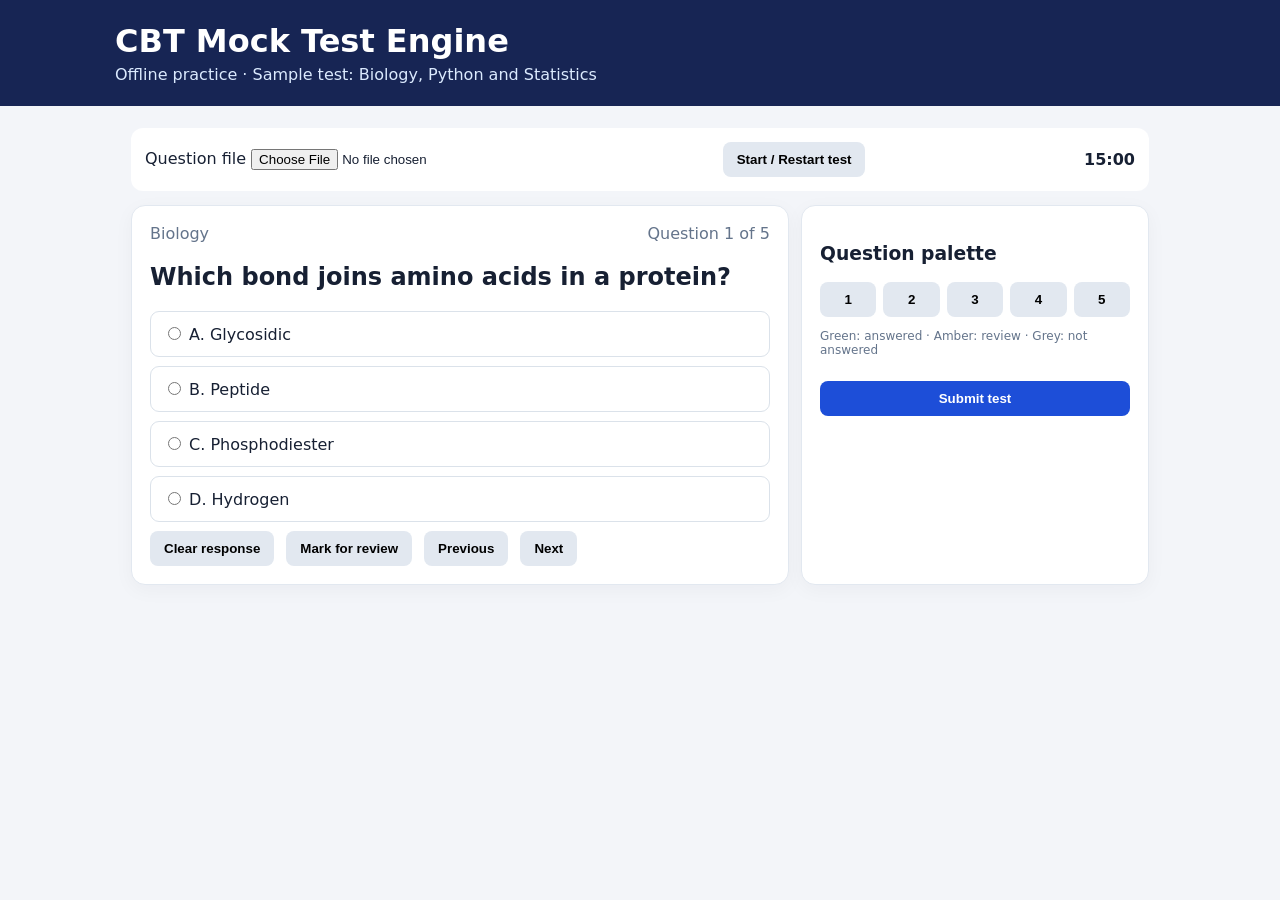
<file: section-a/cbt-mock-test/index.html>
<!doctype html><html lang="en"><head><meta charset="utf-8"><meta name="viewport" content="width=device-width,initial-scale=1"><title>CBT Mock Test Engine</title><link rel="stylesheet" href="style.css"></head>
<body><header><h1>CBT Mock Test Engine</h1><p>Offline practice · Sample test: Biology, Python and Statistics</p></header>
<main id="app">
<section class="toolbar"><label>Question file <input id="file" type="file" accept=".json,application/json"></label><button id="start">Start / Restart test</button><strong id="timer">15:00</strong></section>
<section class="layout"><article class="panel"><div class="meta"><span id="subject">Subject</span><span id="progress">Q 1</span></div><h2 id="question">Load or start the sample test</h2><div id="options"></div><div class="actions"><button id="clear">Clear response</button><button id="mark">Mark for review</button><button id="prev">Previous</button><button id="next">Next</button></div></article>
<aside class="panel"><h3>Question palette</h3><div id="palette" class="palette"></div><p class="legend">Green: answered · Amber: review · Grey: not answered</p><button id="submit" class="primary">Submit test</button></aside></section>
<section id="result" class="panel hidden"></section></main><script src="app.js"></script></body></html>
</file>
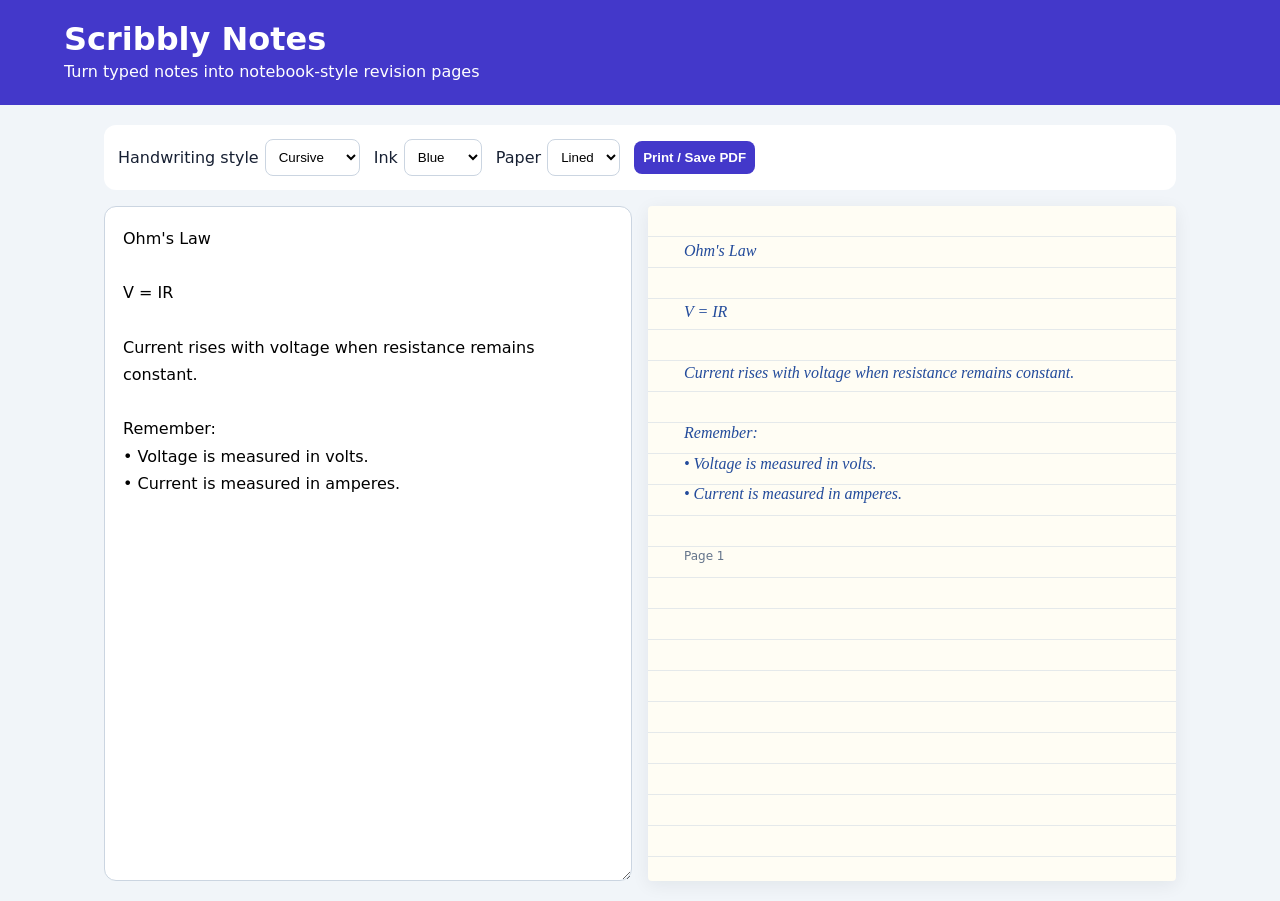
<file: section-a/scribbly-notes/index.html>
<!doctype html><html lang="en"><head><meta charset="utf-8"><meta name="viewport" content="width=device-width,initial-scale=1"><title>Scribbly Notes</title><link rel="stylesheet" href="style.css"></head><body><header><h1>Scribbly Notes</h1><p>Turn typed notes into notebook-style revision pages</p></header><main><section class="controls"><label>Handwriting style <select id="font"><option value="cursive">Cursive</option><option value="rounded">Rounded</option><option value="neat">Neat</option></select></label><label>Ink <select id="ink"><option value="#234b9b">Blue</option><option value="#202020">Black</option><option value="#a32945">Red</option><option value="#28734c">Green</option></select></label><label>Paper <select id="paper"><option value="lined">Lined</option><option value="grid">Grid</option><option value="plain">Plain</option></select></label><button onclick="window.print()">Print / Save PDF</button></section><div class="workspace"><textarea id="notes" placeholder="Type your study notes here...">Ohm's Law

V = IR

Current rises with voltage when resistance remains constant.

Remember:
• Voltage is measured in volts.
• Current is measured in amperes.</textarea><section id="preview" class="pages"></section></div></main><script src="app.js"></script></body></html>
</file>
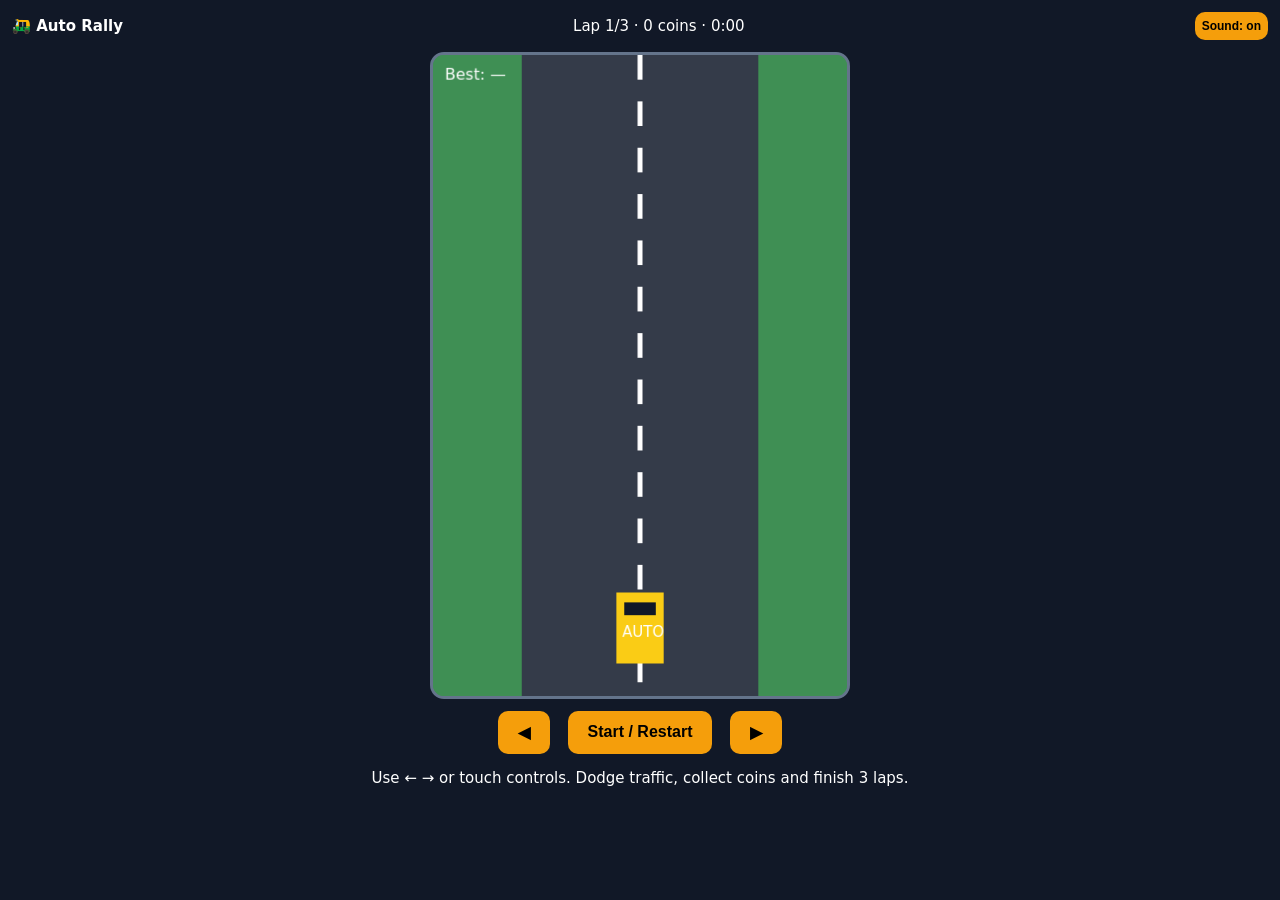
<file: section-b/auto-rally/index.html>
<!doctype html><html lang="en"><head><meta charset="utf-8"><meta name="viewport" content="width=device-width,initial-scale=1,maximum-scale=1,user-scalable=no"><meta name="theme-color" content="#111827"><link rel="manifest" href="manifest.json"><title>Auto Rally</title><link rel="stylesheet" href="style.css"></head><body><header><b>🛺 Auto Rally</b><span id="stats">Lap 1/3 · 0 coins · 0:00</span><button id="mute">Sound: on</button></header><canvas id="game" width="420" height="650"></canvas><nav><button data-dir="left">◀</button><button id="start">Start / Restart</button><button data-dir="right">▶</button></nav><p>Use ← → or touch controls. Dodge traffic, collect coins and finish 3 laps.</p><script src="app.js"></script><script>if('serviceWorker'in navigator)navigator.serviceWorker.register('sw.js')</script></body></html>
</file>
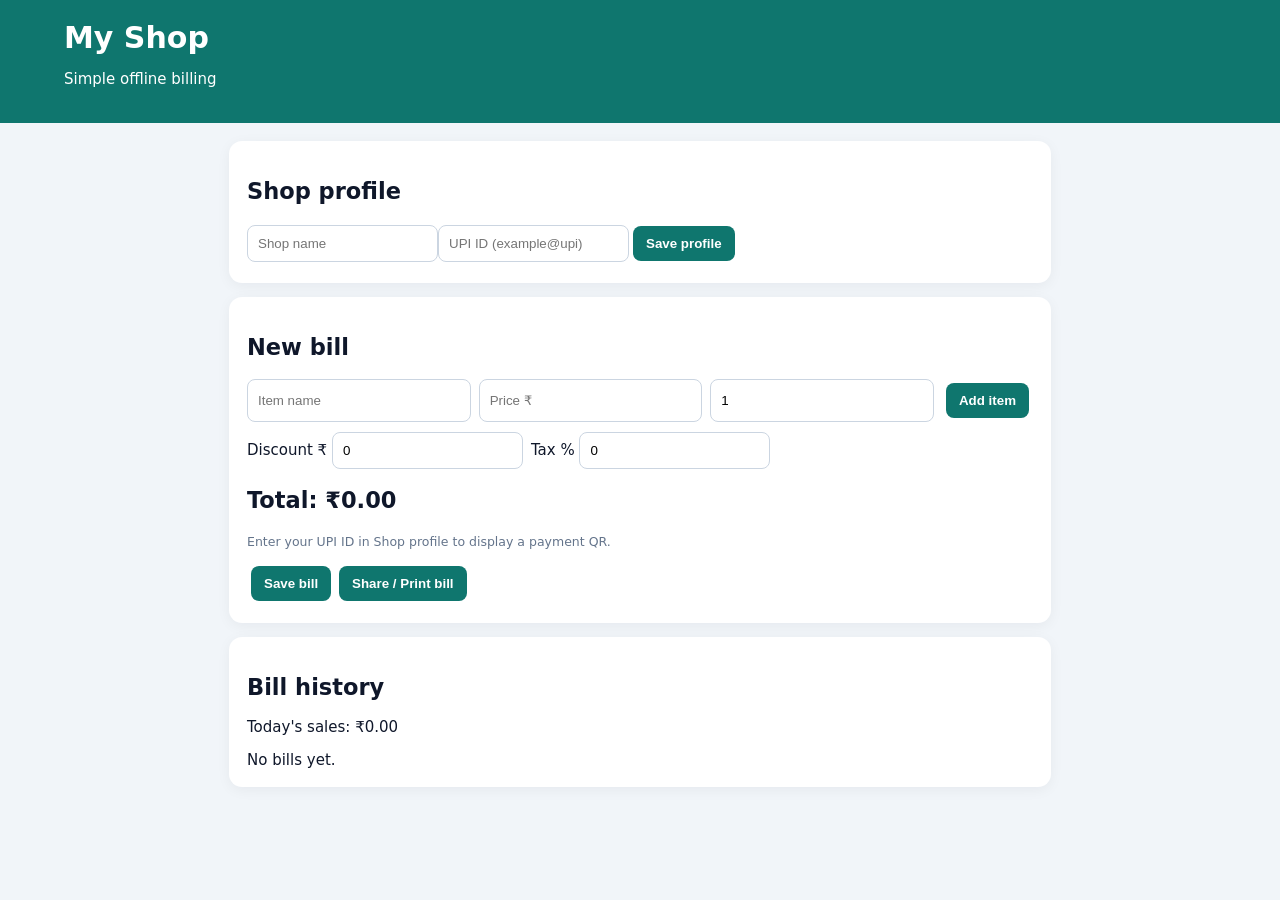
<file: section-b/bill-book/index.html>
<!doctype html><html lang="en"><head><meta charset="utf-8"><meta name="viewport" content="width=device-width,initial-scale=1"><meta name="theme-color" content="#0f766e"><link rel="manifest" href="manifest.json"><title>Bill Book</title><link rel="stylesheet" href="style.css"></head><body><header><h1 id="shopTitle">My Shop</h1><p>Simple offline billing</p></header><main><section class="panel"><h2>Shop profile</h2><input id="shop" placeholder="Shop name"><input id="upi" placeholder="UPI ID (example@upi)"><button id="saveShop">Save profile</button></section><section class="panel"><h2>New bill</h2><div class="row"><input id="item" placeholder="Item name"><input id="price" type="number" min="0" placeholder="Price ₹"><input id="qty" type="number" min="1" value="1" placeholder="Qty"><button id="add">Add item</button></div><div id="items"></div><div class="row"><label>Discount ₹ <input id="discount" type="number" min="0" value="0"></label><label>Tax % <input id="tax" type="number" min="0" value="0"></label></div><h2 id="total">Total: ₹0.00</h2><div id="qr"></div><button id="make">Save bill</button><button id="share">Share / Print bill</button></section><section class="panel"><h2>Bill history</h2><p id="daily"></p><div id="history"></div></section></main><script src="app.js"></script><script>if('serviceWorker'in navigator)navigator.serviceWorker.register('sw.js')</script></body></html>
</file>
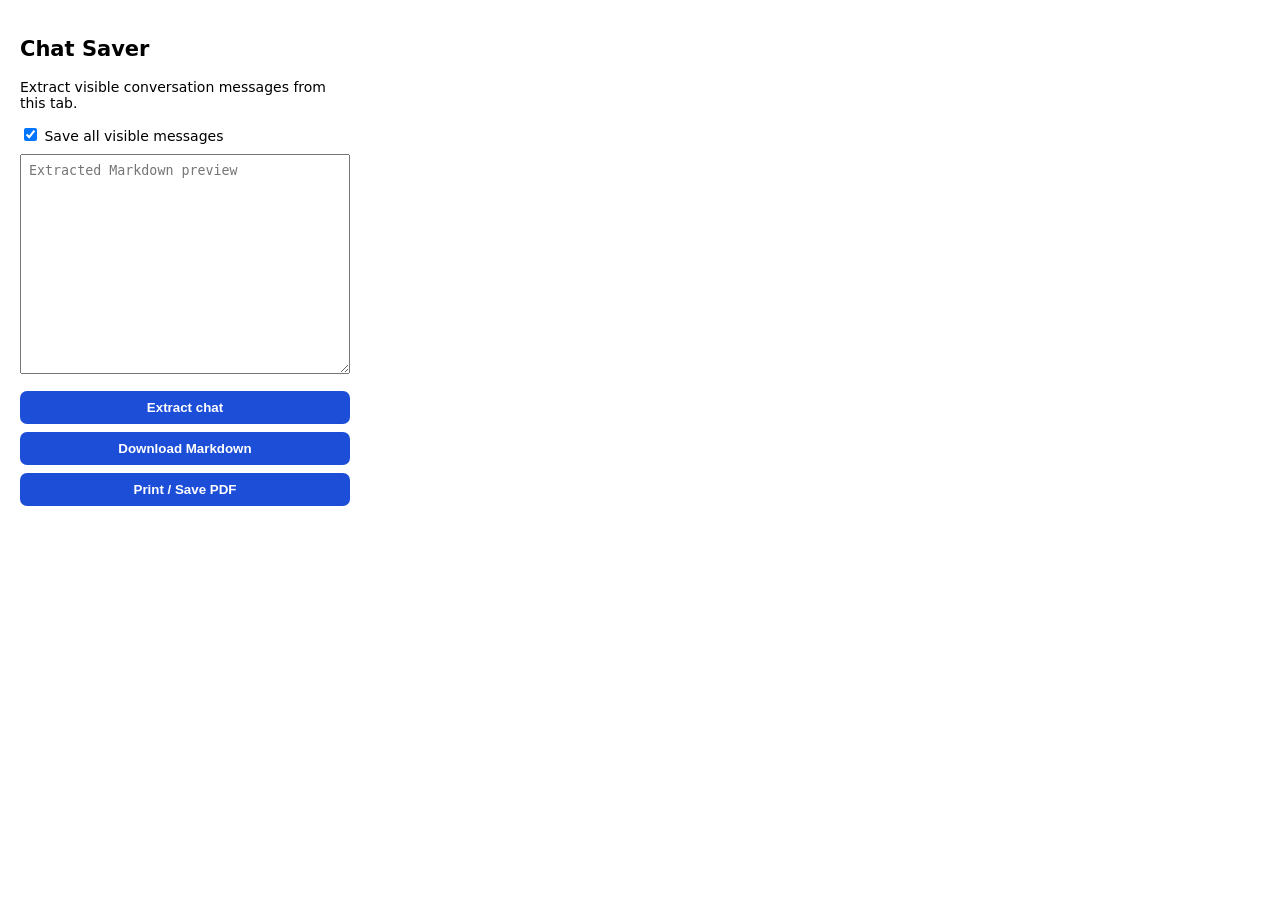
<file: section-c/chat-saver/popup.html>
<!doctype html><html><head><meta charset="utf-8"><link rel="stylesheet" href="popup.css"></head><body><h2>Chat Saver</h2><p>Extract visible conversation messages from this tab.</p><label><input type="checkbox" id="all" checked> Save all visible messages</label><textarea id="md" placeholder="Extracted Markdown preview"></textarea><button id="extract">Extract chat</button><button id="markdown">Download Markdown</button><button id="pdf">Print / Save PDF</button><script src="popup.js"></script></body></html>
</file>
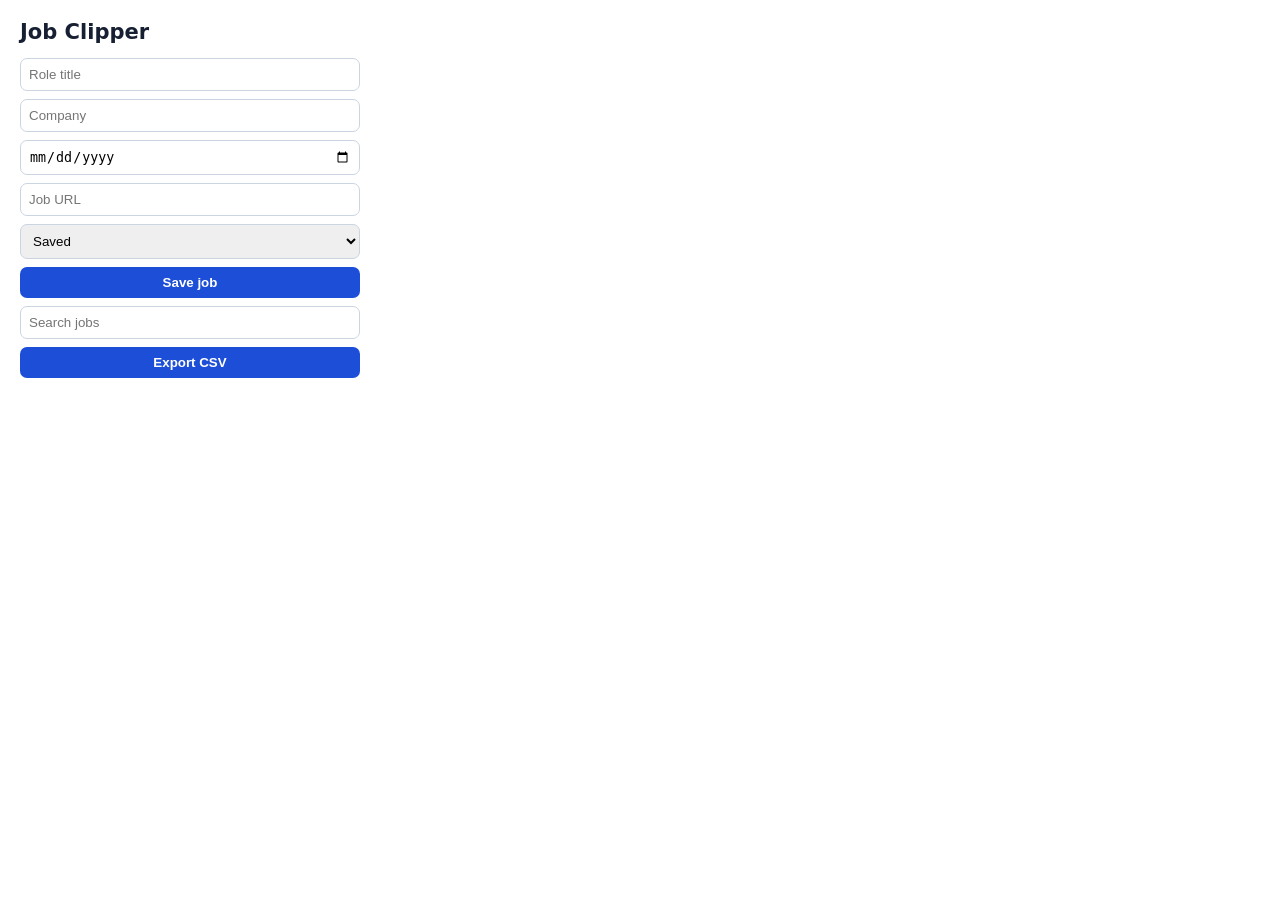
<file: section-c/job-clipper/popup.html>
<!doctype html><html><head><meta charset="utf-8"><link rel="stylesheet" href="popup.css"></head><body><h2>Job Clipper</h2><form id="form"><input id="title" placeholder="Role title" required><input id="company" placeholder="Company"><input id="deadline" type="date"><input id="url" placeholder="Job URL"><select id="stage"><option>Saved</option><option>Applied</option><option>Interview</option><option>Result</option></select><button>Save job</button></form><input id="search" placeholder="Search jobs"><div id="board"></div><button id="csv">Export CSV</button><script src="popup.js"></script></body></html>
</file>
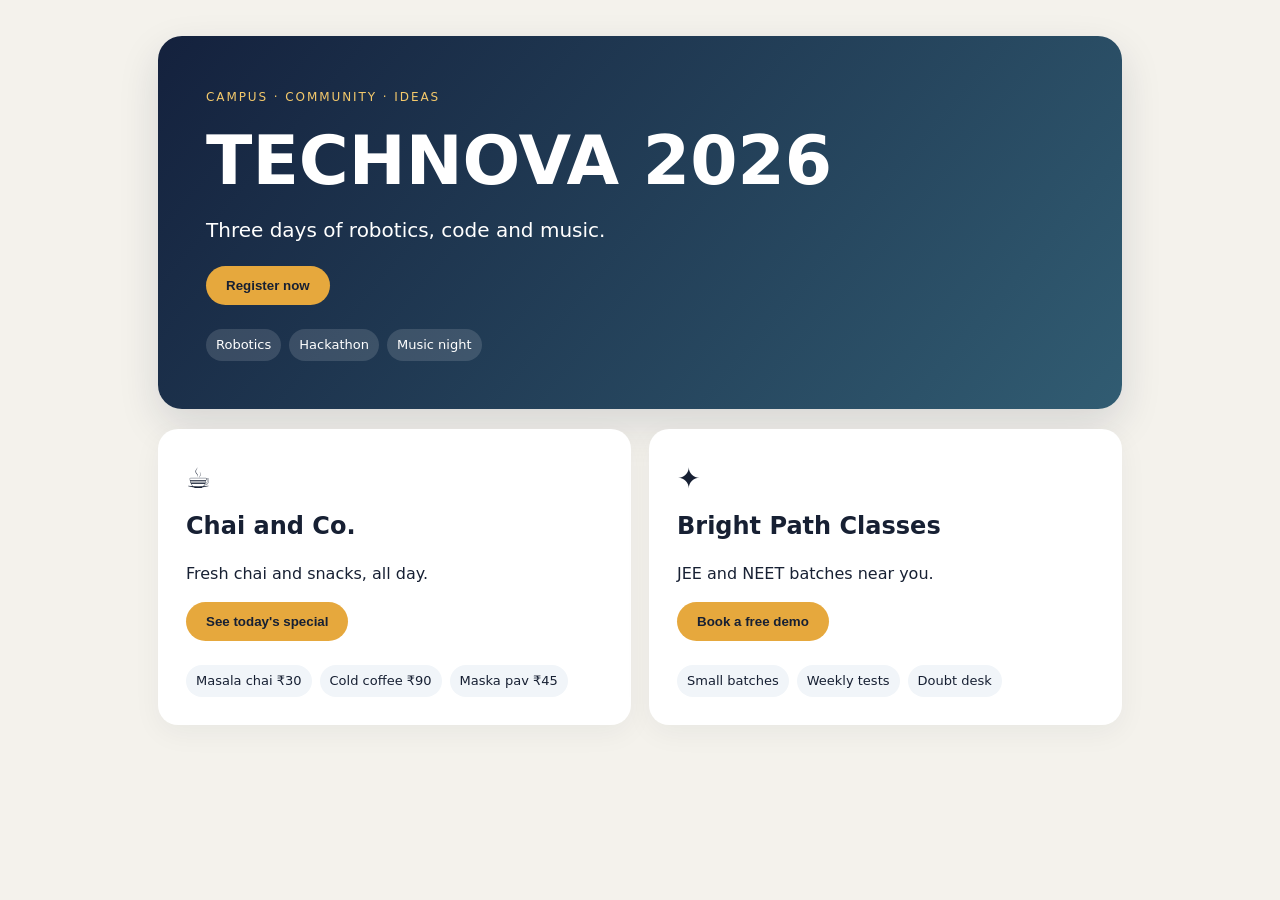
<file: section-d/same-page-new-design/after.html>
<!doctype html><html lang="en"><head><meta charset="utf-8"><meta name="viewport" content="width=device-width,initial-scale=1"><title>Campus Community</title><link rel="stylesheet" href="after.css"></head><body><main><section class="hero"><span class="eyebrow">CAMPUS · COMMUNITY · IDEAS</span><h1>TECHNOVA 2026</h1><p>Three days of robotics, code and music.</p><button>Register now</button><div class="tags"><span>Robotics</span><span>Hackathon</span><span>Music night</span></div></section><section class="cards"><article><div class="icon">☕</div><h2>Chai and Co.</h2><p>Fresh chai and snacks, all day.</p><button>See today's special</button><div class="tags"><span>Masala chai ₹30</span><span>Cold coffee ₹90</span><span>Maska pav ₹45</span></div></article><article><div class="icon">✦</div><h2>Bright Path Classes</h2><p>JEE and NEET batches near you.</p><button>Book a free demo</button><div class="tags"><span>Small batches</span><span>Weekly tests</span><span>Doubt desk</span></div></article></section></main></body></html>
</file>
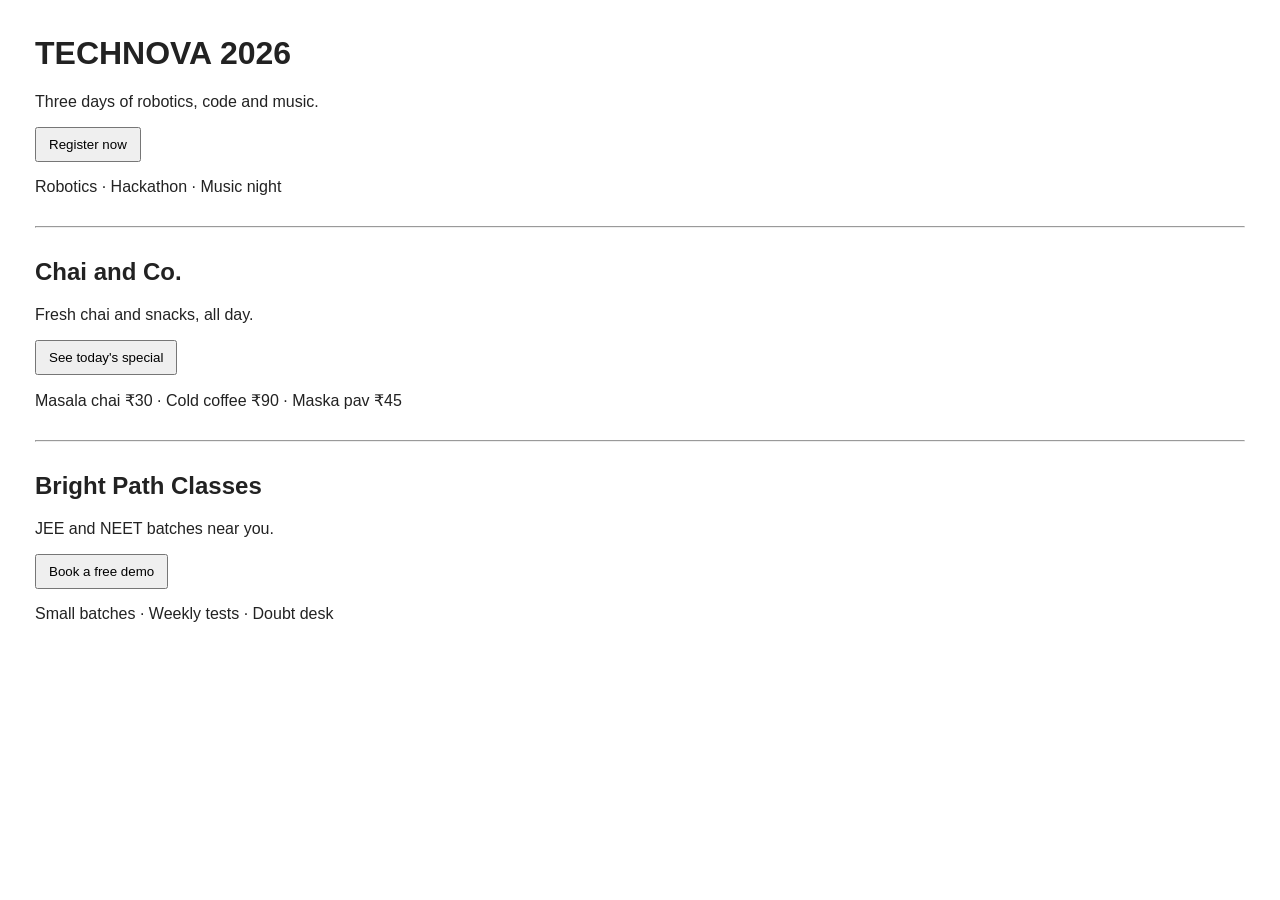
<file: section-d/same-page-new-design/before.html>
<!doctype html><html lang="en"><head><meta charset="utf-8"><meta name="viewport" content="width=device-width,initial-scale=1"><title>Campus Community</title><link rel="stylesheet" href="before.css"></head><body><h1>TECHNOVA 2026</h1><p>Three days of robotics, code and music.</p><button>Register now</button><p>Robotics · Hackathon · Music night</p><hr><h2>Chai and Co.</h2><p>Fresh chai and snacks, all day.</p><button>See today's special</button><p>Masala chai ₹30 · Cold coffee ₹90 · Maska pav ₹45</p><hr><h2>Bright Path Classes</h2><p>JEE and NEET batches near you.</p><button>Book a free demo</button><p>Small batches · Weekly tests · Doubt desk</p></body></html>
</file>
<file: section-a/cbt-mock-test/style.css>
*{box-sizing:border-box}body{margin:0;background:#f3f5f9;color:#172033;font:16px system-ui}header{background:#172554;color:white;padding:22px max(20px,calc((100% - 1050px)/2))}h1{margin:0}header p{margin:5px 0 0;color:#dbeafe}main{max-width:1050px;margin:22px auto;padding:0 16px}.toolbar,.layout,.actions{display:flex;gap:12px;align-items:center;flex-wrap:wrap}.toolbar{justify-content:space-between;background:white;padding:14px;border-radius:12px;margin-bottom:14px}.layout{align-items:stretch}.panel{background:white;border:1px solid #e2e8f0;border-radius:14px;padding:18px;flex:1;min-width:280px;box-shadow:0 5px 20px #0f172a0a}.layout article{flex:2}.meta{display:flex;justify-content:space-between;color:#64748b}.option{display:block;padding:12px;border:1px solid #dbe2ea;border-radius:9px;margin:9px 0;cursor:pointer}.option:has(input:checked){border-color:#2563eb;background:#eff6ff}button{border:0;border-radius:8px;padding:10px 14px;background:#e2e8f0;cursor:pointer;font-weight:600}button:hover{filter:brightness(.96)}.primary{background:#1d4ed8;color:white;width:100%;margin-top:12px}.palette{display:grid;grid-template-columns:repeat(5,1fr);gap:7px}.palette button{padding:10px 4px}.answered{background:#bbf7d0}.marked{background:#fde68a}.legend{font-size:12px;color:#64748b}.hidden{display:none}@media(max-width:650px){main{margin:12px auto}.layout{display:block}.layout aside{margin-top:12px}}
</file>
<file: section-a/scribbly-notes/style.css>
*{box-sizing:border-box}body{margin:0;background:#f1f5f9;color:#172033;font:16px system-ui}header{background:#4338ca;color:white;padding:20px 5%}header h1{margin:0}header p{margin:4px 0}.controls{display:flex;gap:14px;flex-wrap:wrap;align-items:center;background:white;padding:14px;border-radius:12px;margin-bottom:16px}.controls label{display:flex;gap:6px;align-items:center}button,select{padding:9px;border:1px solid #cbd5e1;border-radius:8px;background:white}button{background:#4338ca;color:white;border:0;font-weight:600}main{max-width:1100px;margin:20px auto;padding:0 14px}.workspace{display:grid;grid-template-columns:1fr 1fr;gap:16px}textarea{width:100%;min-height:75vh;padding:18px;border:1px solid #cbd5e1;border-radius:12px;font:16px/1.7 system-ui;resize:vertical}.pages{display:grid;gap:18px}.page{min-height:420px;padding:30px 36px;white-space:pre-wrap;line-height:1.9;color:var(--ink);box-shadow:0 4px 18px #0f172a12;border-radius:4px;background-color:#fffdf4;background-image:repeating-linear-gradient(to bottom,transparent 0,transparent 30px,#cbd5e1 31px)}.page.cursive{font-family:"Comic Sans MS","Segoe Print",cursive;font-style:italic}.page.rounded{font-family:"Trebuchet MS",sans-serif}.page.neat{font-family:"Segoe Print","Comic Sans MS",cursive}.page.grid{background-image:linear-gradient(#dbe4ef 1px,transparent 1px),linear-gradient(90deg,#dbe4ef 1px,transparent 1px);background-size:24px 24px}.page.plain{background-image:none}@media(max-width:760px){.workspace{grid-template-columns:1fr}textarea{min-height:260px}}@media print{body{background:white}header,.controls,textarea{display:none!important}main{margin:0;padding:0}.workspace{display:block}.pages{display:block}.page{box-shadow:none;min-height:95vh;break-after:page}}
</file>
<file: section-b/auto-rally/style.css>
*{box-sizing:border-box}body{margin:0;background:#111827;color:white;font:15px system-ui;text-align:center}header{display:flex;justify-content:space-between;align-items:center;padding:12px;gap:8px}canvas{display:block;width:min(94vw,420px);height:auto;margin:auto;background:#3f8f54;border:3px solid #64748b;border-radius:14px;touch-action:none}nav{display:flex;justify-content:center;gap:18px;margin:12px}button{padding:12px 20px;border:0;border-radius:10px;background:#f59e0b;font-weight:800;font-size:16px}header button{padding:7px;font-size:12px}
</file>
<file: section-b/bill-book/style.css>
*{box-sizing:border-box}body{margin:0;background:#f1f5f9;color:#0f172a;font:15px system-ui}header{background:#0f766e;color:white;padding:20px 5%}header h1{margin:0}main{max-width:850px;margin:18px auto;padding:0 14px;display:grid;gap:14px}.panel{background:white;padding:18px;border-radius:13px;box-shadow:0 3px 14px #0f172a0d}input{padding:10px;border:1px solid #cbd5e1;border-radius:8px;max-width:100%;min-width:0}button{padding:10px 13px;border:0;border-radius:8px;background:#0f766e;color:white;font-weight:600;margin:4px;cursor:pointer}.row{display:flex;gap:8px;flex-wrap:wrap;margin:10px 0}.row input{flex:1}.line{display:flex;justify-content:space-between;border-bottom:1px solid #e2e8f0;padding:8px 0}#qr img{width:180px;height:180px}#qr{margin:12px 0}small{color:#64748b}
</file>
<file: section-c/chat-saver/popup.css>
body{width:330px;padding:12px;font:14px system-ui}textarea{width:100%;height:220px;box-sizing:border-box;margin:10px 0;padding:8px}button{width:100%;padding:9px;margin:4px 0;background:#1d4ed8;color:white;border:0;border-radius:7px;font-weight:700}
</file>
<file: section-c/job-clipper/popup.css>
body{width:340px;padding:12px;font:14px system-ui;color:#172033}h2{margin:0 0 10px}input,select,button{width:100%;padding:8px;margin:4px 0;border:1px solid #cbd5e1;border-radius:7px;box-sizing:border-box}button{background:#1d4ed8;color:white;border:0;font-weight:700}.job{padding:8px;margin:7px 0;background:#f1f5f9;border-radius:8px}.job select{width:48%}
</file>
<file: section-d/same-page-new-design/after.css>
*{box-sizing:border-box}body{margin:0;background:#f4f2ec;color:#172033;font:16px/1.55 system-ui}main{max-width:1000px;margin:36px auto;padding:0 18px}.hero{padding:48px;border-radius:24px;background:linear-gradient(130deg,#14213d,#315c72);color:white;box-shadow:0 16px 40px #14213d22}.eyebrow{font-size:12px;letter-spacing:.16em;color:#f4c96b}.hero h1{font-size:clamp(38px,7vw,68px);line-height:1;margin:18px 0}.hero p{font-size:20px}.cards{display:grid;grid-template-columns:1fr 1fr;gap:18px;margin-top:20px}article{background:white;padding:28px;border-radius:20px;box-shadow:0 8px 28px #1720330d}.icon{font-size:28px}h2{margin:8px 0}button{border:0;border-radius:999px;padding:12px 20px;background:#e6a83d;color:#172033;font-weight:800;cursor:pointer}.tags{display:flex;gap:8px;flex-wrap:wrap;margin-top:24px}.tags span{padding:6px 10px;background:#ffffff22;border-radius:999px;font-size:13px}.cards .tags span{background:#f1f5f9}@media(max-width:650px){.hero{padding:28px}.cards{grid-template-columns:1fr}}
</file>
<file: section-d/same-page-new-design/before.css>
body{font-family:Arial;margin:35px;color:#222}button{padding:8px 12px}hr{margin:30px 0}
</file>
